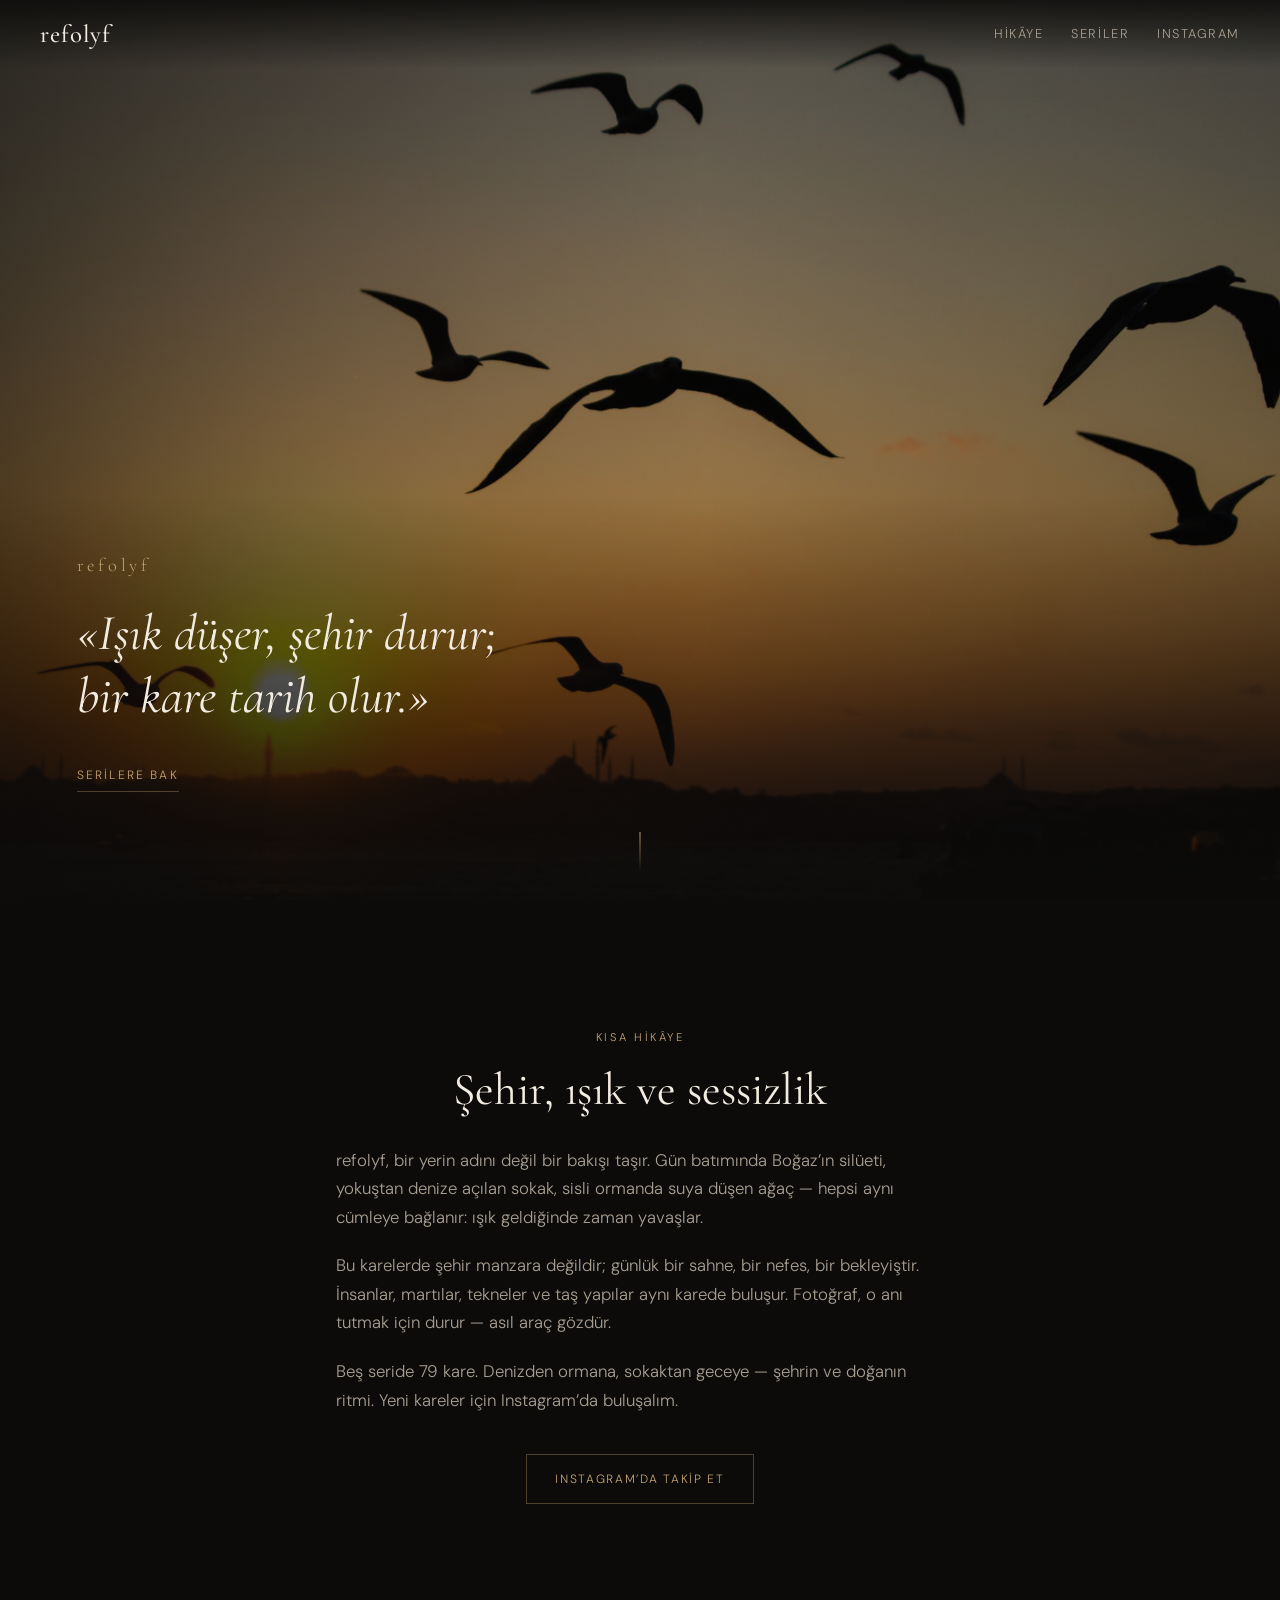
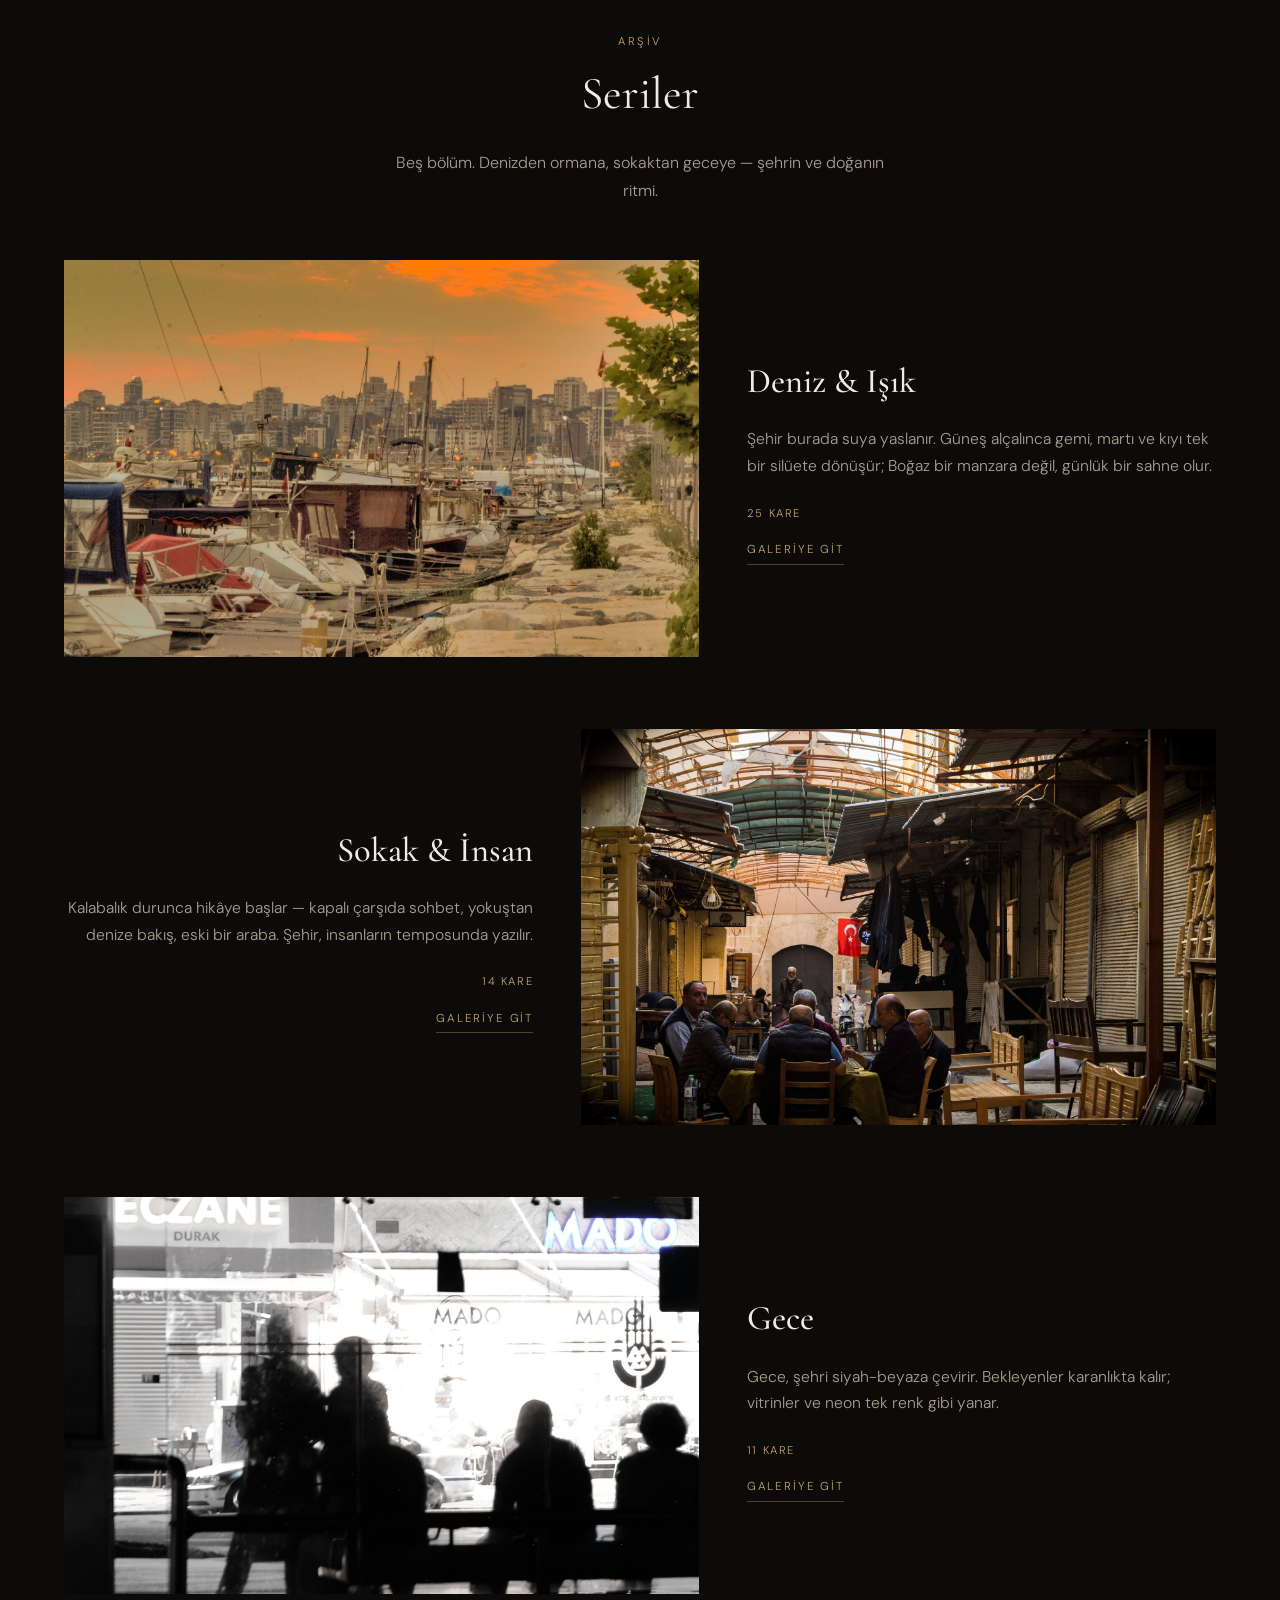
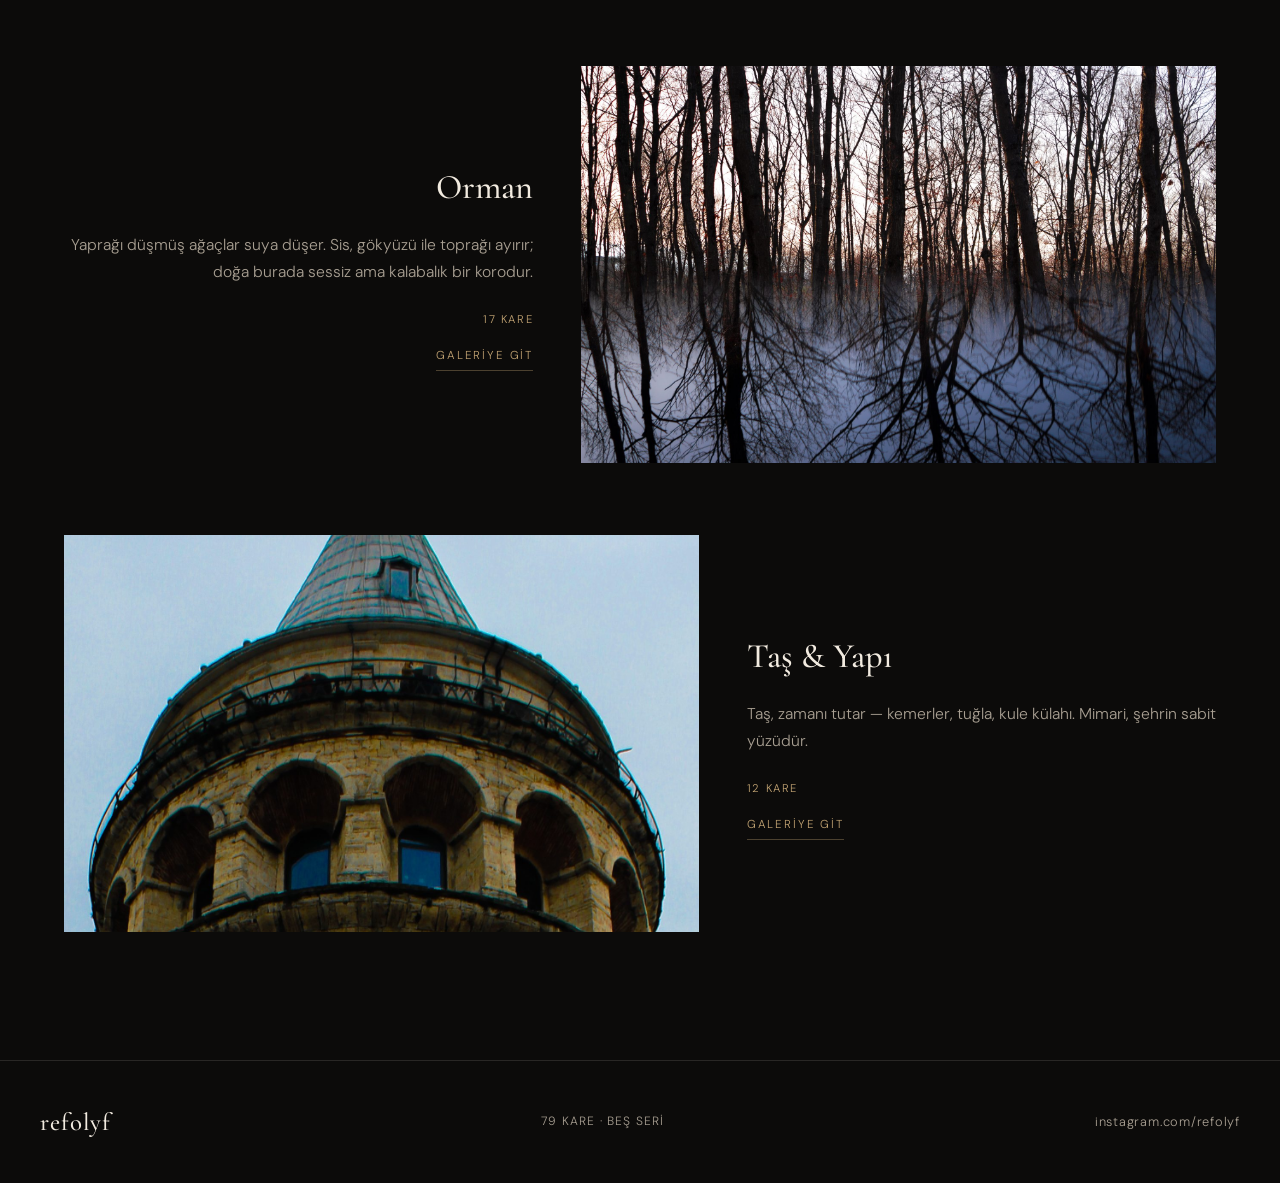
<file: index.html>
<!DOCTYPE html>
<html lang="tr">
<head>
  <meta charset="UTF-8" />
  <meta name="google-site-verification" content="LpH2WLJQbSV0-u26eB9ehwOa29ORBgpMaasAI9yWyG8" />
  <meta name="viewport" content="width=device-width, initial-scale=1" />
  <meta name="description" content="refolyf — ışık, şehir ve deniz üzerine görsel hikâyeler. Sinematik fotoğraf serileri." />
  <meta name="theme-color" content="#0c0b0a" />
  <meta property="og:title" content="refolyf — Fotoğraf" />
  <meta property="og:description" content="Işık düşer, şehir durur; bir kare tarih olur." />
  <meta property="og:image" content="images/web/033-seagulls-sunset-swarm.jpg" />
  <title>refolyf — Işık düşer, şehir durur</title>
  <link rel="preconnect" href="https://fonts.googleapis.com" />
  <link rel="preconnect" href="https://fonts.gstatic.com" crossorigin />
  <link href="https://fonts.googleapis.com/css2?family=Cormorant+Garamond:ital,wght@0,400;0,500;0,600;1,400;1,500&family=DM+Sans:opsz,wght@9..40,300;9..40,400;9..40,500&display=swap" rel="stylesheet" />
  <link rel="stylesheet" href="styles.css" />
</head>
<body>
  <a class="skip-link" href="#seriler">Serilere geç</a>

  <header class="site-header" id="top">
    <a class="logo" href="index.html">refolyf</a>
    <button class="nav-toggle" type="button" aria-label="Menüyü aç" aria-expanded="false" aria-controls="site-nav">
      <span></span><span></span>
    </button>
    <nav class="nav" id="site-nav" aria-label="Ana menü">
      <a href="#hikaye">Hikâye</a>
      <a href="#seriler">Seriler</a>
      <a href="https://www.instagram.com/refolyf/" target="_blank" rel="noopener noreferrer">Instagram</a>
    </nav>
  </header>

  <section class="hero" aria-label="Karşılama">
    <div class="hero-media">
      <img src="images/web/033-seagulls-sunset-swarm.jpg" alt="Gün batımında martılar" width="2000" height="1268" fetchpriority="high" />
    </div>
    <div class="hero-veil"></div>
    <div class="hero-content">
      <p class="hero-brand">refolyf</p>
      <h1 class="hero-quote">«Işık düşer, şehir durur;<br />bir kare tarih olur.»</h1>
      <a class="hero-cta" href="#seriler">Serilere bak</a>
    </div>
    <div class="hero-scroll" aria-hidden="true"><span></span></div>
  </section>

  <section id="hikaye" class="story">
    <div class="story-inner">
      <p class="eyebrow">Kısa hikâye</p>
      <h2 class="story-title">Şehir, ışık ve sessizlik</h2>
      <div class="story-body">
        <p>
          refolyf, bir yerin adını değil bir bakışı taşır. Gün batımında Boğaz’ın silüeti,
          yokuştan denize açılan sokak, sisli ormanda suya düşen ağaç — hepsi aynı cümleye
          bağlanır: ışık geldiğinde zaman yavaşlar.
        </p>
        <p>
          Bu karelerde şehir manzara değildir; günlük bir sahne, bir nefes, bir bekleyiştir.
          İnsanlar, martılar, tekneler ve taş yapılar aynı karede buluşur. Fotoğraf, o anı
          tutmak için durur — asıl araç gözdür.
        </p>
        <p>
          Beş seride 79 kare. Denizden ormana, sokaktan geceye — şehrin ve doğanın ritmi.
          Yeni kareler için Instagram’da buluşalım.
        </p>
      </div>
      <a class="btn-outline" href="https://www.instagram.com/refolyf/" target="_blank" rel="noopener noreferrer">Instagram’da takip et</a>
    </div>
  </section>

  <section id="seriler" class="series">
    <div class="series-header">
      <p class="eyebrow">Arşiv</p>
      <h2 class="section-heading">Seriler</h2>
      <p class="series-lead">Beş bölüm. Denizden ormana, sokaktan geceye — şehrin ve doğanın ritmi.</p>
    </div>

    <div class="series-list">
      <article class="series-card">
        <a class="series-card-link" href="seriler/deniz-isik.html">
          <div class="series-card-media">
            <img src="images/web/012-marina-sunset.jpg" alt="Deniz &amp; Işık serisi kapak" loading="lazy" />
          </div>
          <div class="series-card-body">
            <h3>Deniz &amp; Işık</h3>
            <p>Şehir burada suya yaslanır. Güneş alçalınca gemi, martı ve kıyı tek bir silüete dönüşür; Boğaz bir manzara değil, günlük bir sahne olur.</p>
            <span class="series-meta">25 kare</span>
            <span class="series-go">Galeriye git</span>
          </div>
        </a>
      </article>
      <article class="series-card series-card--reverse">
        <a class="series-card-link" href="seriler/sokak-insan.html">
          <div class="series-card-media">
            <img src="images/web/046-bazaar-tea.jpg" alt="Sokak &amp; İnsan serisi kapak" loading="lazy" />
          </div>
          <div class="series-card-body">
            <h3>Sokak &amp; İnsan</h3>
            <p>Kalabalık durunca hikâye başlar — kapalı çarşıda sohbet, yokuştan denize bakış, eski bir araba. Şehir, insanların temposunda yazılır.</p>
            <span class="series-meta">14 kare</span>
            <span class="series-go">Galeriye git</span>
          </div>
        </a>
      </article>
      <article class="series-card">
        <a class="series-card-link" href="seriler/gece.html">
          <div class="series-card-media">
            <img src="images/web/064-bus-stop-eczane-mado.jpg" alt="Gece serisi kapak" loading="lazy" />
          </div>
          <div class="series-card-body">
            <h3>Gece</h3>
            <p>Gece, şehri siyah-beyaza çevirir. Bekleyenler karanlıkta kalır; vitrinler ve neon tek renk gibi yanar.</p>
            <span class="series-meta">11 kare</span>
            <span class="series-go">Galeriye git</span>
          </div>
        </a>
      </article>
      <article class="series-card series-card--reverse">
        <a class="series-card-link" href="seriler/orman.html">
          <div class="series-card-media">
            <img src="images/web/063-misty-forest-water.jpg" alt="Orman serisi kapak" loading="lazy" />
          </div>
          <div class="series-card-body">
            <h3>Orman</h3>
            <p>Yaprağı düşmüş ağaçlar suya düşer. Sis, gökyüzü ile toprağı ayırır; doğa burada sessiz ama kalabalık bir korodur.</p>
            <span class="series-meta">17 kare</span>
            <span class="series-go">Galeriye git</span>
          </div>
        </a>
      </article>
      <article class="series-card">
        <a class="series-card-link" href="seriler/tas-yapi.html">
          <div class="series-card-media">
            <img src="images/web/019-galata-tower-top.jpg" alt="Taş &amp; Yapı serisi kapak" loading="lazy" />
          </div>
          <div class="series-card-body">
            <h3>Taş &amp; Yapı</h3>
            <p>Taş, zamanı tutar — kemerler, tuğla, kule külahı. Mimari, şehrin sabit yüzüdür.</p>
            <span class="series-meta">12 kare</span>
            <span class="series-go">Galeriye git</span>
          </div>
        </a>
      </article>
    </div>
  </section>

  <footer class="site-footer">
    <a class="logo" href="index.html">refolyf</a>
    <p class="footer-note">79 kare · beş seri</p>
    <a class="footer-ig" href="https://www.instagram.com/refolyf/" target="_blank" rel="noopener noreferrer">instagram.com/refolyf</a>
  </footer>

  <script src="script.js"></script>
</body>
</html>
</file>
<file: styles.css>
/* refolyf — cinematic editorial */
:root {
  --bg: #0c0b0a;
  --bg-elev: #141210;
  --ink: #f2ebe0;
  --ink-muted: #a89f92;
  --accent: #c4a574;
  --accent-soft: rgba(196, 165, 116, 0.35);
  --line: rgba(242, 235, 224, 0.12);
  --font-display: "Cormorant Garamond", Georgia, serif;
  --font-body: "DM Sans", system-ui, sans-serif;
  --ease: cubic-bezier(0.22, 1, 0.36, 1);
  --header-h: 4.25rem;
  --max: 72rem;
}

*, *::before, *::after { box-sizing: border-box; }
html { scroll-behavior: smooth; }
body {
  margin: 0;
  background: var(--bg);
  color: var(--ink);
  font-family: var(--font-body);
  font-weight: 300;
  font-size: 1.05rem;
  line-height: 1.7;
  -webkit-font-smoothing: antialiased;
}
img { max-width: 100%; height: auto; display: block; }
a { color: inherit; text-decoration: none; }
button { font: inherit; color: inherit; background: none; border: 0; cursor: pointer; }

.skip-link {
  position: absolute;
  left: -9999px;
  top: 0;
  background: var(--accent);
  color: var(--bg);
  padding: 0.75rem 1rem;
  z-index: 100;
}
.skip-link:focus { left: 1rem; top: 1rem; }

/* Header */
.site-header {
  position: fixed;
  inset: 0 0 auto;
  z-index: 50;
  display: flex;
  align-items: center;
  justify-content: space-between;
  height: var(--header-h);
  padding: 0 clamp(1.25rem, 4vw, 2.5rem);
  background: linear-gradient(to bottom, rgba(12, 11, 10, 0.85), transparent);
  transition: background 0.4s var(--ease);
}
.site-header.is-scrolled {
  background: rgba(12, 11, 10, 0.92);
  backdrop-filter: blur(12px);
  border-bottom: 1px solid var(--line);
}
.logo {
  font-family: var(--font-display);
  font-size: 1.55rem;
  font-weight: 500;
  letter-spacing: 0.04em;
}
.nav {
  display: flex;
  gap: 1.75rem;
  align-items: center;
}
.nav a {
  font-size: 0.8rem;
  letter-spacing: 0.12em;
  text-transform: uppercase;
  color: var(--ink-muted);
  transition: color 0.25s;
}
.nav a:hover, .nav a:focus-visible { color: var(--accent); }
.nav-toggle {
  display: none;
  width: 2rem;
  height: 1.5rem;
  flex-direction: column;
  justify-content: center;
  gap: 0.4rem;
  z-index: 60;
}
.nav-toggle span {
  display: block;
  height: 1px;
  background: var(--ink);
  transition: transform 0.3s var(--ease);
}
.nav-toggle[aria-expanded="true"] span:first-child { transform: translateY(0.22rem) rotate(45deg); }
.nav-toggle[aria-expanded="true"] span:last-child { transform: translateY(-0.22rem) rotate(-45deg); }

@media (max-width: 720px) {
  .nav-toggle { display: flex; }
  .nav {
    position: fixed;
    inset: 0;
    flex-direction: column;
    justify-content: center;
    gap: 2rem;
    background: rgba(12, 11, 10, 0.97);
    opacity: 0;
    visibility: hidden;
    transition: opacity 0.35s, visibility 0.35s;
  }
  .nav.is-open { opacity: 1; visibility: visible; }
  .nav a { font-size: 1.1rem; color: var(--ink); }
}

/* Hero */
.hero {
  position: relative;
  min-height: 100vh;
  min-height: 100dvh;
  display: grid;
  place-items: end start;
  overflow: hidden;
}
.hero-media {
  position: absolute;
  inset: 0;
}
.hero-media img {
  width: 100%;
  height: 100%;
  object-fit: cover;
  object-position: center 40%;
}
.hero-veil {
  position: absolute;
  inset: 0;
  background:
    linear-gradient(to top, rgba(12, 11, 10, 0.92) 0%, rgba(12, 11, 10, 0.35) 45%, rgba(12, 11, 10, 0.45) 100%),
    linear-gradient(to right, rgba(12, 11, 10, 0.55), transparent 55%);
}
.hero-content {
  position: relative;
  z-index: 2;
  padding: clamp(2rem, 6vw, 5rem);
  padding-bottom: clamp(5rem, 12vh, 7rem);
  max-width: 42rem;
}
.hero-brand {
  font-family: var(--font-display);
  font-size: 1.15rem;
  letter-spacing: 0.2em;
  text-transform: lowercase;
  color: var(--accent);
  margin: 0 0 1.25rem;
}
.hero-quote {
  font-family: var(--font-display);
  font-weight: 400;
  font-style: italic;
  font-size: clamp(1.85rem, 5.5vw, 3.15rem);
  line-height: 1.25;
  margin: 0 0 2rem;
  color: var(--ink);
}
.hero-cta {
  display: inline-block;
  font-size: 0.75rem;
  letter-spacing: 0.18em;
  text-transform: uppercase;
  color: var(--accent);
  border-bottom: 1px solid var(--accent-soft);
  padding-bottom: 0.35rem;
  transition: color 0.25s, border-color 0.25s;
}
.hero-cta:hover { color: var(--ink); border-color: var(--ink); }
.hero-scroll {
  position: absolute;
  bottom: 1.75rem;
  left: 50%;
  transform: translateX(-50%);
  z-index: 2;
}
.hero-scroll span {
  display: block;
  width: 1px;
  height: 2.5rem;
  background: linear-gradient(to bottom, var(--accent), transparent);
  animation: drip 2.2s var(--ease) infinite;
}
@keyframes drip {
  0% { transform: scaleY(0); transform-origin: top; opacity: 0; }
  40% { transform: scaleY(1); opacity: 1; }
  100% { transform: scaleY(1); transform-origin: bottom; opacity: 0; }
}

/* Story */
.story {
  padding: clamp(4.5rem, 12vw, 8rem) clamp(1.25rem, 4vw, 2.5rem);
}
.story-inner {
  max-width: 38rem;
  margin: 0 auto;
  text-align: center;
}
.eyebrow {
  font-size: 0.7rem;
  letter-spacing: 0.22em;
  text-transform: uppercase;
  color: var(--accent);
  margin: 0 0 1rem;
}
.story-title, .section-heading {
  font-family: var(--font-display);
  font-weight: 400;
  font-size: clamp(2rem, 4.5vw, 2.85rem);
  line-height: 1.2;
  margin: 0 0 1.75rem;
}
.story-body {
  color: var(--ink-muted);
  text-align: left;
}
.story-body p { margin: 0 0 1.25rem; }
.story-body p:last-child { margin-bottom: 0; }
.btn-outline {
  display: inline-block;
  margin-top: 2.5rem;
  padding: 0.85rem 1.75rem;
  border: 1px solid var(--accent-soft);
  font-size: 0.75rem;
  letter-spacing: 0.14em;
  text-transform: uppercase;
  color: var(--accent);
  transition: background 0.3s, border-color 0.3s, color 0.3s;
}
.btn-outline:hover {
  background: var(--accent);
  border-color: var(--accent);
  color: var(--bg);
}

/* Series cards */
.series {
  padding: 0 clamp(1.25rem, 4vw, 2.5rem) clamp(4.5rem, 12vw, 8rem);
}
.series-header {
  max-width: var(--max);
  margin: 0 auto 3.5rem;
  text-align: center;
}
.series-lead {
  max-width: 32rem;
  margin: 0 auto;
  color: var(--ink-muted);
  font-size: 1rem;
}
.series-list {
  max-width: var(--max);
  margin: 0 auto;
  display: flex;
  flex-direction: column;
  gap: clamp(2.5rem, 6vw, 4.5rem);
}
.series-card-link {
  display: grid;
  grid-template-columns: 1.15fr 0.85fr;
  gap: clamp(1.5rem, 4vw, 3rem);
  align-items: center;
}
.series-card--reverse .series-card-link {
  grid-template-columns: 0.85fr 1.15fr;
}
.series-card--reverse .series-card-media { order: 2; }
.series-card--reverse .series-card-body { order: 1; text-align: right; }
.series-card--reverse .series-go { margin-left: auto; }

@media (max-width: 860px) {
  .series-card-link,
  .series-card--reverse .series-card-link {
    grid-template-columns: 1fr;
  }
  .series-card--reverse .series-card-media,
  .series-card--reverse .series-card-body { order: unset; }
  .series-card--reverse .series-card-body { text-align: left; }
  .series-card--reverse .series-go { margin-left: 0; }
}

.series-card-media {
  overflow: hidden;
  aspect-ratio: 16 / 10;
  background: var(--bg-elev);
}
.series-card-media img {
  width: 100%;
  height: 100%;
  object-fit: cover;
  transition: transform 1.1s var(--ease);
}
.series-card-link:hover .series-card-media img {
  transform: scale(1.04);
}
.series-card-body h3 {
  font-family: var(--font-display);
  font-weight: 500;
  font-size: clamp(1.65rem, 3vw, 2.15rem);
  margin: 0 0 1rem;
}
.series-card-body p {
  margin: 0 0 1.5rem;
  color: var(--ink-muted);
  font-size: 0.98rem;
}
.series-go {
  display: inline-block;
  font-size: 0.72rem;
  letter-spacing: 0.16em;
  text-transform: uppercase;
  color: var(--accent);
  border-bottom: 1px solid var(--accent-soft);
  padding-bottom: 0.25rem;
}

/* Series page */
.page-hero {
  position: relative;
  min-height: 58vh;
  display: grid;
  place-items: end start;
  overflow: hidden;
}
.page-hero-media { position: absolute; inset: 0; }
.page-hero-media img {
  width: 100%;
  height: 100%;
  object-fit: cover;
}
.page-hero-veil {
  position: absolute;
  inset: 0;
  background: linear-gradient(to top, var(--bg) 0%, rgba(12,11,10,0.4) 50%, rgba(12,11,10,0.55) 100%);
}
.page-hero-content {
  position: relative;
  z-index: 2;
  padding: clamp(2rem, 6vw, 4rem);
  padding-bottom: clamp(2.5rem, 6vw, 3.5rem);
  max-width: 40rem;
}
.page-hero-content .eyebrow { margin-bottom: 0.75rem; }
.page-hero-content h1 {
  font-family: var(--font-display);
  font-weight: 400;
  font-size: clamp(2.2rem, 5vw, 3.4rem);
  margin: 0 0 1rem;
}
.page-hero-content .series-story {
  color: var(--ink-muted);
  margin: 0;
  font-size: 1.05rem;
}
.crumb {
  padding: 1.25rem clamp(1.25rem, 4vw, 2.5rem) 0;
  font-size: 0.75rem;
  letter-spacing: 0.08em;
  color: var(--ink-muted);
}
.crumb a:hover { color: var(--accent); }

/* Gallery masonry */
.gallery-wrap {
  padding: clamp(2rem, 5vw, 3.5rem) clamp(1.25rem, 4vw, 2.5rem) clamp(4rem, 10vw, 6rem);
  max-width: var(--max);
  margin: 0 auto;
}
.gallery-masonry {
  columns: 3;
  column-gap: 1rem;
}
@media (max-width: 900px) { .gallery-masonry { columns: 2; } }
@media (max-width: 520px) { .gallery-masonry { columns: 1; } }

.gallery-item {
  break-inside: avoid;
  margin: 0 0 1rem;
  padding: 0;
  width: 100%;
  position: relative;
  overflow: hidden;
  background: var(--bg-elev);
  display: block;
  text-align: left;
}
.gallery-item img {
  width: 100%;
  transition: transform 0.8s var(--ease), opacity 0.4s;
}
.gallery-item:hover img,
.gallery-item:focus-visible img {
  transform: scale(1.03);
}
.gallery-item::after {
  content: "";
  position: absolute;
  inset: 0;
  background: linear-gradient(to top, rgba(12,11,10,0.55), transparent 45%);
  opacity: 0;
  transition: opacity 0.35s;
}
.gallery-item:hover::after,
.gallery-item:focus-visible::after { opacity: 1; }
.gallery-cap {
  position: absolute;
  left: 0;
  right: 0;
  bottom: 0;
  z-index: 1;
  padding: 1rem 1.1rem;
  font-family: var(--font-display);
  font-style: italic;
  font-size: 0.95rem;
  color: var(--ink);
  opacity: 0;
  transform: translateY(0.4rem);
  transition: opacity 0.35s, transform 0.35s var(--ease);
}
.gallery-item:hover .gallery-cap,
.gallery-item:focus-visible .gallery-cap {
  opacity: 1;
  transform: translateY(0);
}

/* Lightbox */
.lightbox {
  position: fixed;
  inset: 0;
  z-index: 200;
  background: rgba(8, 7, 6, 0.94);
  display: grid;
  place-items: center;
  padding: 1.5rem;
  opacity: 0;
  visibility: hidden;
  transition: opacity 0.3s, visibility 0.3s;
}
.lightbox.is-open { opacity: 1; visibility: visible; }
.lightbox-inner {
  max-width: min(1100px, 96vw);
  max-height: 90vh;
  display: flex;
  flex-direction: column;
  align-items: center;
  gap: 1rem;
}
.lightbox-inner img {
  max-height: calc(90vh - 4rem);
  width: auto;
  max-width: 100%;
  object-fit: contain;
  box-shadow: 0 20px 60px rgba(0,0,0,0.5);
}
.lightbox-caption {
  font-family: var(--font-display);
  font-style: italic;
  font-size: 1.15rem;
  text-align: center;
  color: var(--ink-muted);
  max-width: 36rem;
}
.lightbox-close {
  position: absolute;
  top: 1.25rem;
  right: 1.25rem;
  width: 2.5rem;
  height: 2.5rem;
  font-size: 1.5rem;
  line-height: 1;
  color: var(--ink-muted);
}
.lightbox-close:hover { color: var(--ink); }
.lightbox-nav {
  position: absolute;
  top: 50%;
  transform: translateY(-50%);
  width: 3rem;
  height: 3rem;
  display: grid;
  place-items: center;
  color: var(--ink-muted);
  font-size: 1.75rem;
  font-family: var(--font-display);
}
.lightbox-prev { left: 0.75rem; }
.lightbox-next { right: 0.75rem; }
.lightbox-nav:hover { color: var(--accent); }
@media (max-width: 600px) {
  .lightbox-nav { display: none; }
}

/* Footer */
.site-footer {
  border-top: 1px solid var(--line);
  padding: 2.5rem clamp(1.25rem, 4vw, 2.5rem);
  display: flex;
  flex-wrap: wrap;
  gap: 1rem;
  align-items: center;
  justify-content: space-between;
}
.footer-ig {
  font-size: 0.8rem;
  letter-spacing: 0.06em;
  color: var(--ink-muted);
}
.footer-ig:hover { color: var(--accent); }

body.lightbox-open { overflow: hidden; }

/* Series page hero */
.series-hero {
  padding: calc(var(--header-h) + 3rem) clamp(1.25rem, 4vw, 2.5rem) 2.5rem;
  border-bottom: 1px solid var(--line);
}
.series-hero-inner {
  max-width: 42rem;
  margin: 0 auto;
}
.series-hero .eyebrow a {
  color: var(--ink-muted);
  letter-spacing: 0.12em;
  text-transform: uppercase;
  font-size: 0.75rem;
}
.series-hero .eyebrow a:hover { color: var(--accent); }
.series-hero-title {
  font-family: var(--font-display);
  font-weight: 500;
  font-size: clamp(2.4rem, 6vw, 3.75rem);
  line-height: 1.1;
  margin: 0.5rem 0 1rem;
  letter-spacing: 0.01em;
}
.series-hero-story {
  color: var(--ink-muted);
  font-size: 1.05rem;
  margin: 0 0 1rem;
  max-width: 36rem;
}
.series-hero-count {
  font-size: 0.75rem;
  letter-spacing: 0.14em;
  text-transform: uppercase;
  color: var(--accent);
  margin: 0;
}

.series-meta {
  display: block;
  font-size: 0.7rem;
  letter-spacing: 0.14em;
  text-transform: uppercase;
  color: var(--accent);
  margin-bottom: 0.65rem;
}

.series-nav {
  max-width: var(--max);
  margin: 0 auto;
  padding: 3rem clamp(1.25rem, 4vw, 2.5rem) 1rem;
  text-align: center;
}
.series-nav-links {
  font-family: var(--font-display);
  font-size: 1.25rem;
  color: var(--ink-muted);
  margin: 0.75rem 0 0;
}
.series-nav-links a {
  color: var(--ink);
  transition: color 0.25s;
}
.series-nav-links a:hover { color: var(--accent); }

.footer-note {
  margin: 0;
  font-size: 0.75rem;
  letter-spacing: 0.1em;
  text-transform: uppercase;
  color: var(--ink-muted);
}
</file>
